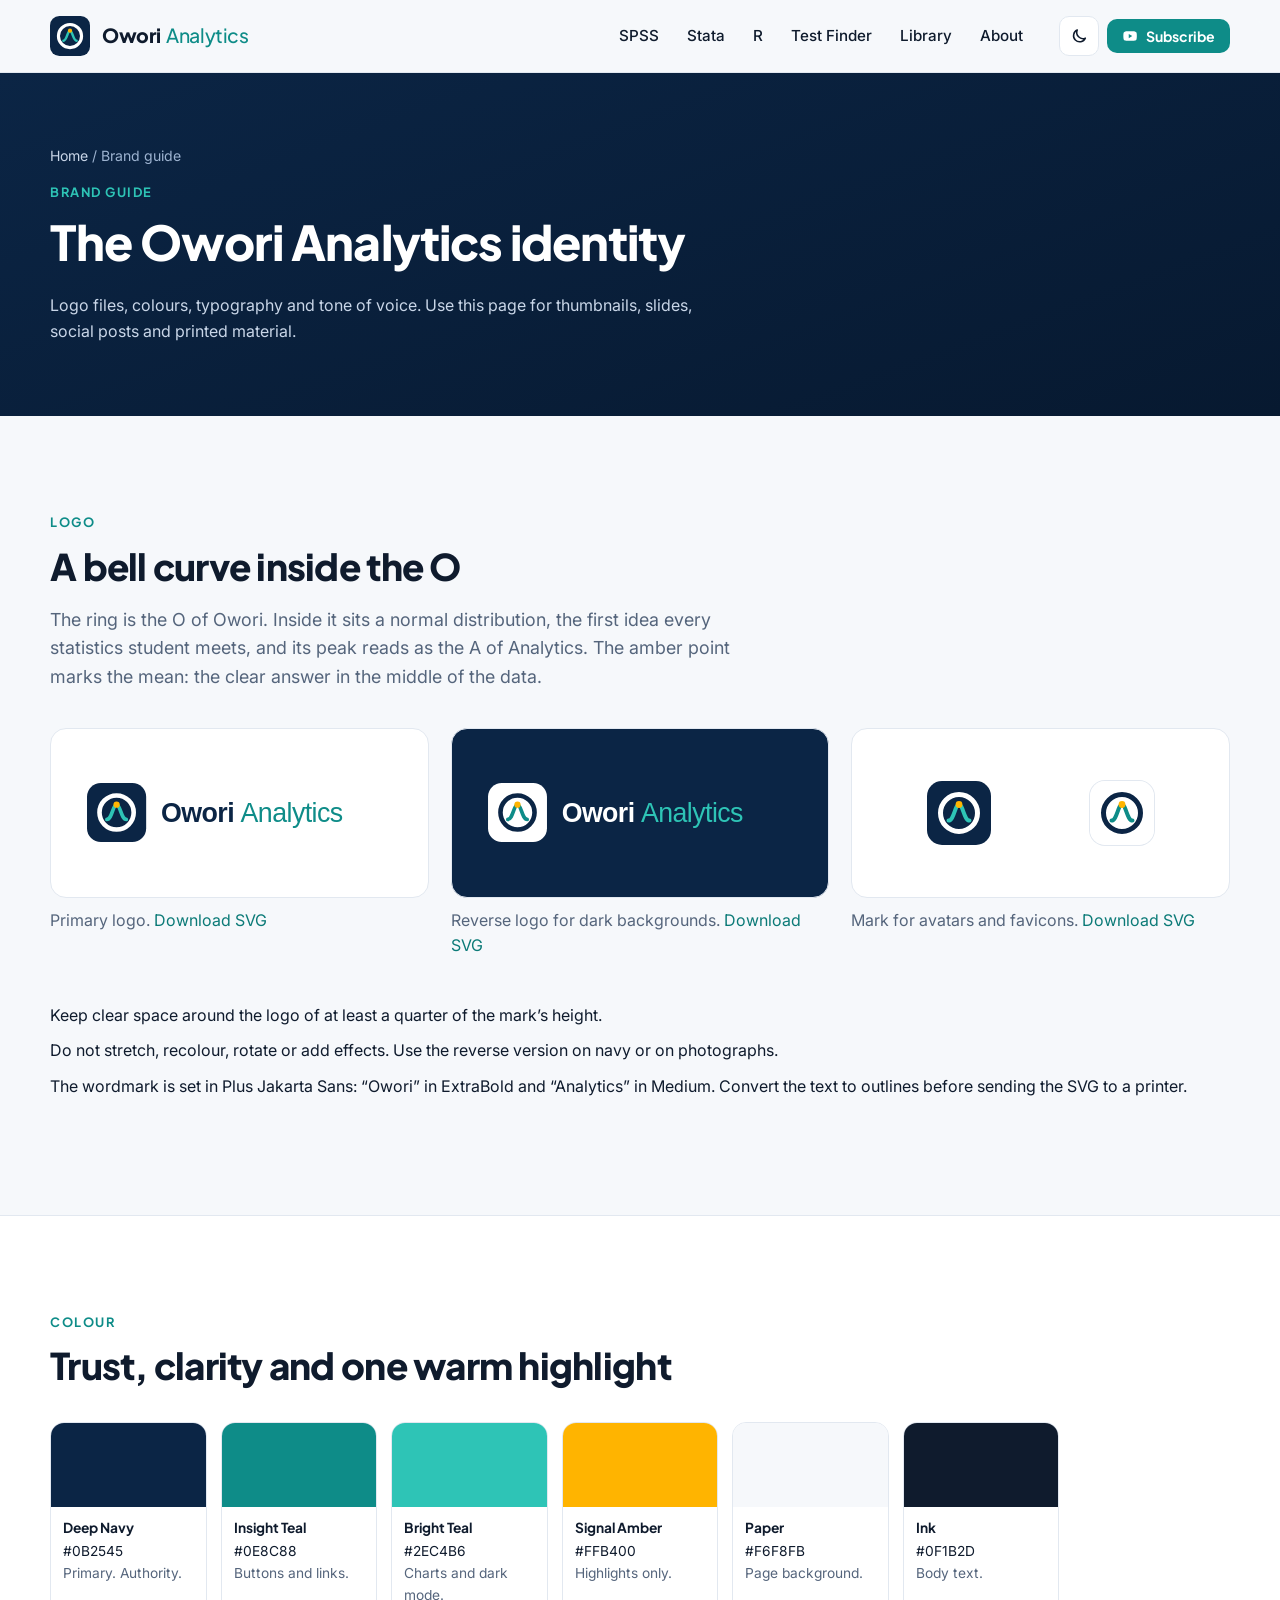
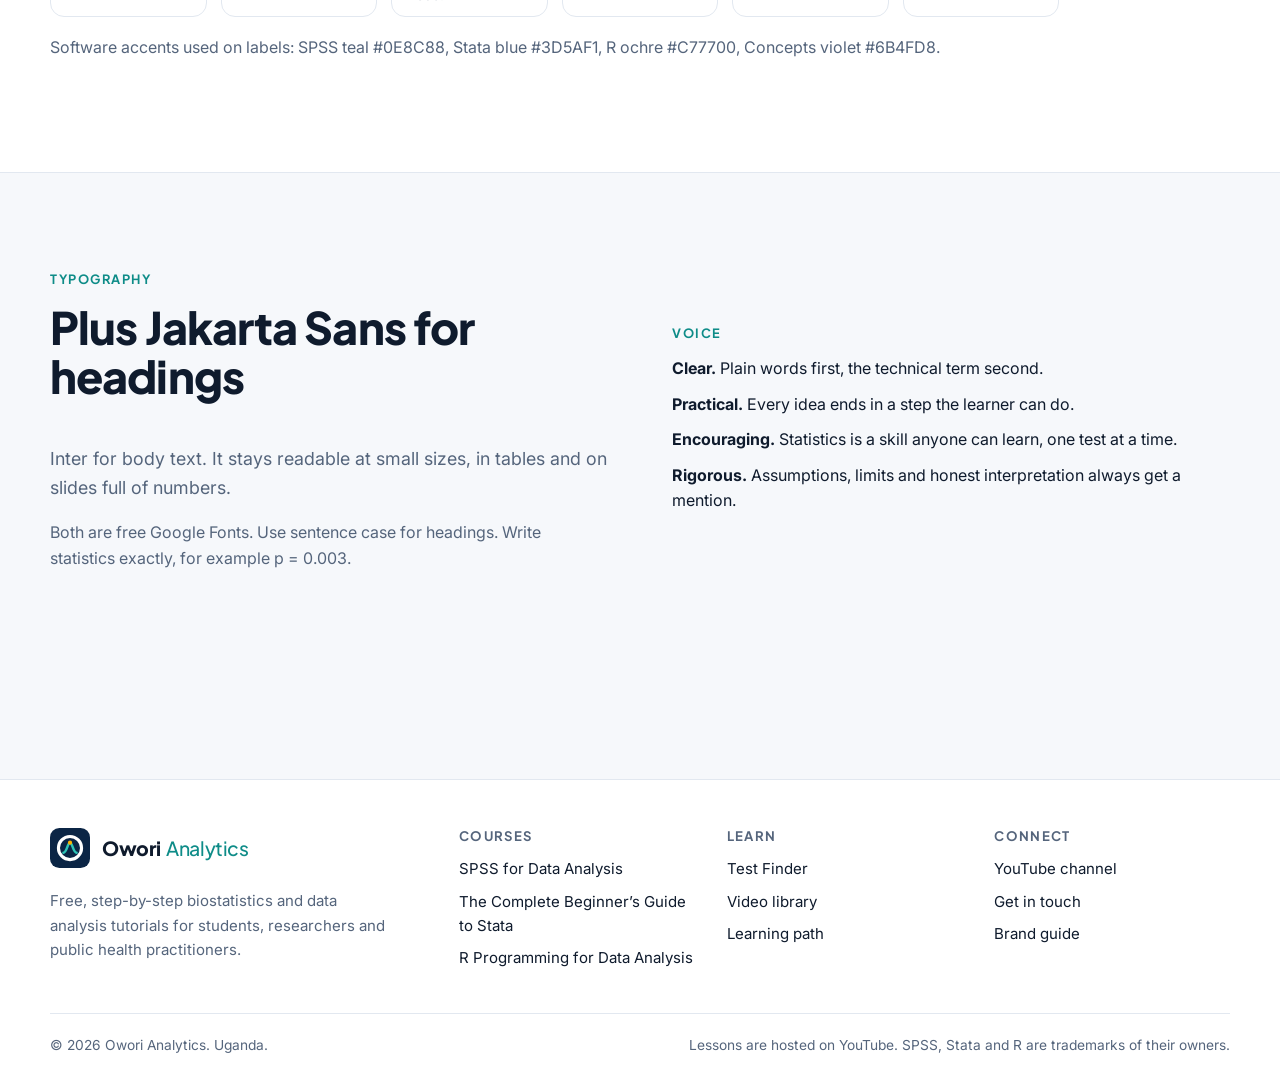
<file: brand.html>
<!doctype html>
<html lang="en">
<head>
  <meta charset="utf-8">
  <meta name="viewport" content="width=device-width, initial-scale=1">
  <title>Brand guide | Owori Analytics</title>
  <meta name="description" content="Logo, colours, typography and voice for Owori Analytics.">
  <meta property="og:title" content="Brand guide | Owori Analytics">
  <meta property="og:description" content="Logo, colours, typography and voice for Owori Analytics.">
  <meta name="theme-color" content="#0B2545">
  <link rel="icon" href="assets/brand/favicon.svg" type="image/svg+xml">
  <link rel="preconnect" href="https://fonts.googleapis.com">
  <link rel="preconnect" href="https://fonts.gstatic.com" crossorigin>
  <link href="https://fonts.googleapis.com/css2?family=Inter:wght@400;500;600&family=Plus+Jakarta+Sans:wght@500;700;800&display=swap" rel="stylesheet">
  <link rel="stylesheet" href="assets/css/site.css">
</head>
<body>
<main>
  <section class="page-hero"><div class="container">
    <div class="crumbs"><a href="index.html">Home</a> / Brand guide</div>
    <div class="eyebrow">Brand guide</div>
    <h1>The Owori Analytics identity</h1>
    <p>Logo files, colours, typography and tone of voice. Use this page for thumbnails, slides, social posts and printed material.</p>
  </div></section>
  <section class="section"><div class="container">
    <div class="section-head"><div class="eyebrow">Logo</div><h2>A bell curve inside the O</h2>
      <p class="lead">The ring is the O of Owori. Inside it sits a normal distribution, the first idea every statistics student meets, and its peak reads as the A of Analytics. The amber point marks the mean: the clear answer in the middle of the data.</p></div>
    <div class="grid c3">
      <div><div class="logo-tile light"><img src="assets/brand/logo-full.svg" alt="Owori Analytics logo on a light background"></div><p class="muted" style="margin-top:10px">Primary logo. <a href="assets/brand/logo-full.svg" download>Download SVG</a></p></div>
      <div><div class="logo-tile dark"><img src="assets/brand/logo-full-reverse.svg" alt="Owori Analytics logo on a dark background"></div><p class="muted" style="margin-top:10px">Reverse logo for dark backgrounds. <a href="assets/brand/logo-full-reverse.svg" download>Download SVG</a></p></div>
      <div><div class="logo-tile light" style="gap:22px;grid-auto-flow:column"><img src="assets/brand/logo-mark.svg" alt="Owori Analytics mark" width="64"><img src="assets/brand/logo-mark-reverse.svg" alt="Owori Analytics reverse mark" width="64" style="box-shadow:0 0 0 1px #E2E8F0;border-radius:15px"></div><p class="muted" style="margin-top:10px">Mark for avatars and favicons. <a href="assets/brand/logo-mark.svg" download>Download SVG</a></p></div>
    </div>
    <ul class="checks" style="margin-top:28px">
      <li><span>Keep clear space around the logo of at least a quarter of the mark&rsquo;s height.</span></li>
      <li><span>Do not stretch, recolour, rotate or add effects. Use the reverse version on navy or on photographs.</span></li>
      <li><span>The wordmark is set in Plus Jakarta Sans: &ldquo;Owori&rdquo; in ExtraBold and &ldquo;Analytics&rdquo; in Medium. Convert the text to outlines before sending the SVG to a printer.</span></li>
    </ul>
  </div></section>
  <section class="section alt"><div class="container">
    <div class="section-head"><div class="eyebrow">Colour</div><h2>Trust, clarity and one warm highlight</h2></div>
    <div class="swatches">
      <div class="swatch"><i style="background:#0B2545"></i><div><b>Deep Navy</b>#0B2545<br><span class="muted">Primary. Authority.</span></div></div>
      <div class="swatch"><i style="background:#0E8C88"></i><div><b>Insight Teal</b>#0E8C88<br><span class="muted">Buttons and links.</span></div></div>
      <div class="swatch"><i style="background:#2EC4B6"></i><div><b>Bright Teal</b>#2EC4B6<br><span class="muted">Charts and dark mode.</span></div></div>
      <div class="swatch"><i style="background:#FFB400"></i><div><b>Signal Amber</b>#FFB400<br><span class="muted">Highlights only.</span></div></div>
      <div class="swatch"><i style="background:#F6F8FB"></i><div><b>Paper</b>#F6F8FB<br><span class="muted">Page background.</span></div></div>
      <div class="swatch"><i style="background:#0F1B2D"></i><div><b>Ink</b>#0F1B2D<br><span class="muted">Body text.</span></div></div>
    </div>
    <p class="muted" style="margin-top:18px">Software accents used on labels: SPSS teal #0E8C88, Stata blue #3D5AF1, R ochre #C77700, Concepts violet #6B4FD8.</p>
  </div></section>
  <section class="section"><div class="container split">
    <div><div class="eyebrow">Typography</div>
      <p class="type-sample">Plus Jakarta Sans for headings</p>
      <p class="lead" style="margin-top:14px">Inter for body text. It stays readable at small sizes, in tables and on slides full of numbers.</p>
      <p class="muted">Both are free Google Fonts. Use sentence case for headings. Write statistics exactly, for example p = 0.003.</p></div>
    <div><div class="eyebrow">Voice</div>
      <ul class="checks">
        <li><span><strong>Clear.</strong> Plain words first, the technical term second.</span></li>
        <li><span><strong>Practical.</strong> Every idea ends in a step the learner can do.</span></li>
        <li><span><strong>Encouraging.</strong> Statistics is a skill anyone can learn, one test at a time.</span></li>
        <li><span><strong>Rigorous.</strong> Assumptions, limits and honest interpretation always get a mention.</span></li>
      </ul></div>
  </div></section>
</main>
<script src="data/channel.js"></script>
<script src="data/site.js"></script>
<script src="assets/js/site.js"></script>
</body>
</html>
</file>
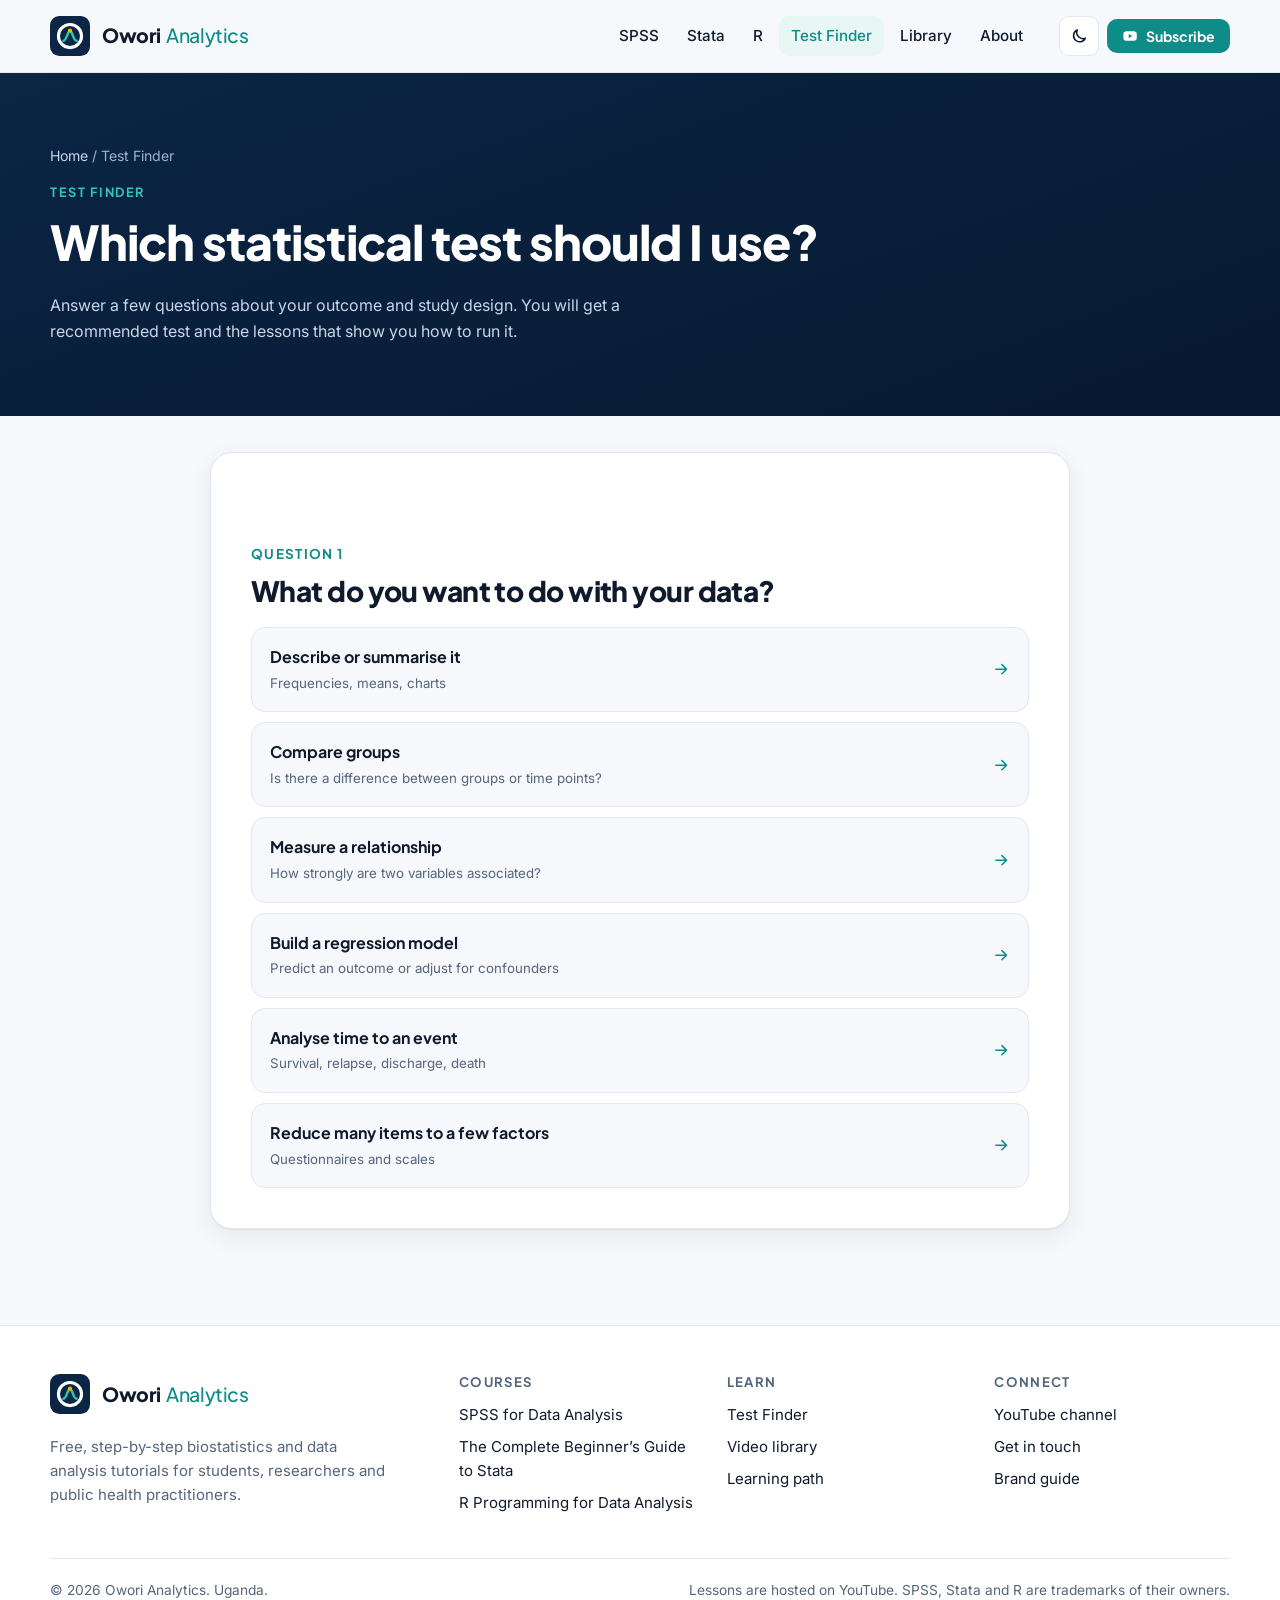
<file: test-finder.html>
<!doctype html>
<html lang="en">
<head>
  <meta charset="utf-8">
  <meta name="viewport" content="width=device-width, initial-scale=1">
  <title>Test Finder: which statistical test should I use? | Owori Analytics</title>
  <meta name="description" content="Answer a few questions about your outcome and study design to find the right statistical test, with lessons in SPSS and Stata.">
  <meta property="og:title" content="Test Finder: which statistical test should I use? | Owori Analytics">
  <meta property="og:description" content="Answer a few questions about your outcome and study design to find the right statistical test, with lessons in SPSS and Stata.">
  <meta name="theme-color" content="#0B2545">
  <link rel="icon" href="assets/brand/favicon.svg" type="image/svg+xml">
  <link rel="preconnect" href="https://fonts.googleapis.com">
  <link rel="preconnect" href="https://fonts.gstatic.com" crossorigin>
  <link href="https://fonts.googleapis.com/css2?family=Inter:wght@400;500;600&family=Plus+Jakarta+Sans:wght@500;700;800&display=swap" rel="stylesheet">
  <link rel="stylesheet" href="assets/css/site.css">
</head>
<body>
<main>
  <section class="page-hero"><div class="container">
    <div class="crumbs"><a href="index.html">Home</a> / Test Finder</div>
    <div class="eyebrow">Test Finder</div>
    <h1>Which statistical test should I use?</h1>
    <p>Answer a few questions about your outcome and study design. You will get a recommended test and the lessons that show you how to run it.</p>
  </div></section>
  <div class="container"><div class="finder"><div class="finder-card" id="finder"></div></div></div>
</main>
<script src="data/channel.js"></script>
<script src="data/site.js"></script>
<script src="assets/js/site.js"></script>
<script src="assets/js/finder.js"></script>
</body>
</html>
</file>
<file: assets/css/site.css>
/* Owori Analytics. Brand tokens first, then layout, then components. */
:root {
  --navy: #0B2545;
  --navy-2: #13315C;
  --teal: #0E8C88;
  --teal-bright: #2EC4B6;
  --amber: #FFB400;
  --bg: #F6F8FB;
  --surface: #FFFFFF;
  --text: #0F1B2D;
  --muted: #55657C;
  --line: #E2E8F0;
  --soft: #E8F6F4;
  --link: #0B7A77;
  --shadow: 0 1px 2px rgba(11, 37, 69, .06), 0 8px 24px rgba(11, 37, 69, .07);
  --mark-bg: #0B2545;
  --mark-ring: #FFFFFF;
  --mark-curve: #2EC4B6;
  --spss: #0E8C88;
  --stata: #3D5AF1;
  --r: #C77700;
  --concept: #6B4FD8;
  --radius: 16px;
  --font-head: 'Plus Jakarta Sans', 'Segoe UI', system-ui, sans-serif;
  --font-body: 'Inter', 'Segoe UI', system-ui, sans-serif;
}
:root[data-theme="dark"] {
  --bg: #07142A;
  --surface: #0D2040;
  --text: #E9EFF8;
  --muted: #9DB0CA;
  --line: #1D3558;
  --soft: #0F2D45;
  --link: #4FD8CB;
  --shadow: 0 1px 2px rgba(0, 0, 0, .3), 0 8px 24px rgba(0, 0, 0, .25);
  --mark-bg: #FFFFFF;
  --mark-ring: #0B2545;
  --mark-curve: #0E8C88;
  --spss: #2EC4B6;
  --stata: #8EA2FF;
  --r: #FFB400;
  --concept: #B3A1FF;
}

*, *::before, *::after { box-sizing: border-box; }
html { scroll-behavior: smooth; scroll-padding-top: 88px; }
body { margin: 0; font-family: var(--font-body); font-size: 16px; line-height: 1.6; color: var(--text); background: var(--bg); -webkit-font-smoothing: antialiased; }
img, svg { max-width: 100%; display: block; }
a { color: var(--link); text-decoration: none; }
a:hover { text-decoration: underline; }
h1, h2, h3, h4 { font-family: var(--font-head); line-height: 1.15; letter-spacing: -.02em; margin: 0 0 .5em; text-wrap: balance; }
h1 { font-size: clamp(2.2rem, 5vw, 3.6rem); font-weight: 800; }
h2 { font-size: clamp(1.6rem, 3.2vw, 2.3rem); font-weight: 800; }
h3 { font-size: 1.2rem; font-weight: 700; }
p { margin: 0 0 1em; }
button { font: inherit; color: inherit; cursor: pointer; }
:focus-visible { outline: 3px solid var(--teal-bright); outline-offset: 2px; border-radius: 6px; }
.container { width: min(1180px, 100% - 40px); margin-inline: auto; }
.section { padding: clamp(56px, 8vw, 96px) 0; }
.section.alt { background: var(--surface); border-block: 1px solid var(--line); }
.eyebrow { font-family: var(--font-head); font-size: .8rem; font-weight: 700; letter-spacing: .12em; text-transform: uppercase; color: var(--teal); margin-bottom: 12px; }
:root[data-theme="dark"] .eyebrow { color: var(--teal-bright); }
.lead { font-size: 1.12rem; color: var(--muted); max-width: 62ch; }
.section-head { margin-bottom: 36px; }
.section-head.row { display: flex; justify-content: space-between; align-items: end; gap: 24px; flex-wrap: wrap; }
.muted { color: var(--muted); }
.sr-only { position: absolute; width: 1px; height: 1px; overflow: hidden; clip-path: inset(50%); white-space: nowrap; }
.icon { width: 1.15em; height: 1.15em; flex: none; }

/* Buttons and chips */
.btn { display: inline-flex; align-items: center; justify-content: center; gap: 8px; padding: 12px 20px; border-radius: 12px; border: 1px solid transparent; font-family: var(--font-head); font-weight: 700; font-size: .96rem; line-height: 1.2; transition: transform .15s, background .15s, border-color .15s; text-decoration: none !important; }
.btn:hover { transform: translateY(-1px); }
.btn-primary { background: var(--teal); color: #fff; --yt-play: var(--teal); }
.btn-onDark { --yt-play: #0B2545; }
.btn-primary:hover { background: #0B7A77; }
.btn-amber { background: var(--amber); color: var(--navy); }
.btn-amber:hover { background: #FFC533; }
.btn-ghost { background: transparent; border-color: var(--line); color: var(--text); }
.btn-ghost:hover { border-color: var(--teal); }
.btn-onDark { background: rgba(255, 255, 255, .08); border-color: rgba(255, 255, 255, .25); color: #fff; }
.btn-onDark:hover { background: rgba(255, 255, 255, .16); }
.btn-sm { padding: 8px 14px; font-size: .88rem; border-radius: 10px; }
.chip { display: inline-flex; align-items: center; gap: 6px; padding: 4px 10px; border-radius: 999px; font-size: .76rem; font-weight: 700; font-family: var(--font-head); letter-spacing: .02em; background: var(--soft); color: var(--teal); white-space: nowrap; }
.chip[data-sw="spss"] { color: var(--spss); background: color-mix(in srgb, var(--spss) 13%, transparent); }
.chip[data-sw="stata"] { color: var(--stata); background: color-mix(in srgb, var(--stata) 13%, transparent); }
.chip[data-sw="r"] { color: var(--r); background: color-mix(in srgb, var(--r) 15%, transparent); }
.chip[data-sw="concept"] { color: var(--concept); background: color-mix(in srgb, var(--concept) 13%, transparent); }

/* Header */
.site-header { position: sticky; top: 0; z-index: 50; background: color-mix(in srgb, var(--bg) 86%, transparent); backdrop-filter: blur(14px); border-bottom: 1px solid var(--line); }
.site-header .container { display: flex; align-items: center; gap: 24px; height: 72px; }
.brand { display: inline-flex; align-items: center; gap: 12px; font-family: var(--font-head); font-size: 1.22rem; letter-spacing: -.02em; color: var(--text); text-decoration: none !important; }
.brand svg { width: 40px; height: 40px; }
.brand b { font-weight: 800; }
.brand span { font-weight: 500; color: var(--teal); margin-left: 5px; }
:root[data-theme="dark"] .brand span { color: var(--teal-bright); }
.nav { display: flex; align-items: center; gap: 4px; margin-left: auto; }
.nav a { padding: 8px 12px; border-radius: 10px; color: var(--text); font-weight: 500; font-size: .95rem; text-decoration: none; }
.nav a:hover, .nav a[aria-current="page"] { background: var(--soft); color: var(--teal); }
:root[data-theme="dark"] .nav a:hover, :root[data-theme="dark"] .nav a[aria-current="page"] { color: var(--teal-bright); }
.header-actions { display: flex; align-items: center; gap: 8px; }
.icon-btn { width: 40px; height: 40px; display: grid; place-items: center; border-radius: 10px; border: 1px solid var(--line); background: var(--surface); }
.icon-btn:hover { border-color: var(--teal); }
.menu-btn { display: none; }
@media (max-width: 940px) {
  .menu-btn { display: grid; }
  .nav { position: absolute; top: 72px; left: 0; right: 0; flex-direction: column; align-items: stretch; padding: 12px 20px 20px; background: var(--bg); border-bottom: 1px solid var(--line); display: none; }
  .nav.open { display: flex; }
  .nav a { padding: 12px; }
  .header-actions { margin-left: auto; }
  .header-actions .btn span { display: none; }
}

/* Hero */
.hero { position: relative; overflow: hidden; color: #fff; background: radial-gradient(900px 500px at 85% -10%, rgba(46, 196, 182, .28), transparent 60%), radial-gradient(700px 400px at -10% 110%, rgba(255, 180, 0, .14), transparent 60%), linear-gradient(160deg, #0B2545, #071930); }
.hero .container { display: grid; grid-template-columns: 1.1fr .9fr; gap: 48px; align-items: center; padding-block: clamp(56px, 9vw, 110px); }
.hero .eyebrow { color: var(--teal-bright); }
.hero h1 em { font-style: normal; color: var(--amber); }
.hero p.lead { color: #C9D6E8; font-size: 1.18rem; }
.hero-cta { display: flex; flex-wrap: wrap; gap: 12px; margin-top: 28px; }
.hero-tools { display: flex; flex-wrap: wrap; gap: 8px 18px; margin-top: 32px; color: #9DB3D0; font-size: .92rem; }
.hero-tools b { color: #fff; font-family: var(--font-head); }
.hero-art { background: rgba(255, 255, 255, .06); border: 1px solid rgba(255, 255, 255, .14); border-radius: 22px; padding: 22px; box-shadow: 0 30px 80px rgba(0, 0, 0, .35); }
.hero-art svg { width: 100%; height: auto; }
@media (max-width: 900px) { .hero .container { grid-template-columns: 1fr; } .hero-art { max-width: 520px; } }

/* Stats */
.stats { display: grid; grid-template-columns: repeat(4, 1fr); gap: 16px; margin-top: -44px; position: relative; z-index: 2; }
.stat { background: var(--surface); border: 1px solid var(--line); border-radius: var(--radius); padding: 22px; box-shadow: var(--shadow); }
.stat b { display: block; font-family: var(--font-head); font-size: clamp(1.6rem, 3vw, 2.2rem); font-weight: 800; letter-spacing: -.03em; line-height: 1.1; }
.stat span { color: var(--muted); font-size: .92rem; }
@media (max-width: 720px) { .stats { grid-template-columns: repeat(2, 1fr); } }

/* Cards and grids */
.grid { display: grid; gap: 22px; }
.grid.c3 { grid-template-columns: repeat(3, 1fr); }
.grid.c4 { grid-template-columns: repeat(4, 1fr); }
.grid.videos { grid-template-columns: repeat(auto-fill, minmax(250px, 1fr)); }
@media (max-width: 980px) { .grid.c3, .grid.c4 { grid-template-columns: repeat(2, 1fr); } }
@media (max-width: 640px) { .grid.c3, .grid.c4 { grid-template-columns: 1fr; } }
.card { background: var(--surface); border: 1px solid var(--line); border-radius: var(--radius); padding: 26px; }
.card h3 { margin-bottom: 8px; }
.card p:last-child { margin-bottom: 0; }
.card .card-icon { width: 46px; height: 46px; border-radius: 12px; display: grid; place-items: center; background: var(--soft); color: var(--teal); margin-bottom: 16px; }
:root[data-theme="dark"] .card .card-icon { color: var(--teal-bright); }
.card .card-icon .icon { width: 24px; height: 24px; }

.course-card { display: flex; flex-direction: column; padding: 0; overflow: hidden; color: var(--text); text-decoration: none !important; transition: transform .2s, box-shadow .2s, border-color .2s; }
.course-card:hover { transform: translateY(-4px); box-shadow: var(--shadow); border-color: var(--teal); }
.course-top { padding: 26px 26px 22px; color: #fff; position: relative; overflow: hidden; min-height: 150px; }
.course-card[data-sw="spss"] .course-top { background: linear-gradient(135deg, #0B6E6B, #0B2545); }
.course-card[data-sw="stata"] .course-top { background: linear-gradient(135deg, #2D43C4, #0B2545); }
.course-card[data-sw="r"] .course-top { background: linear-gradient(135deg, #B36A00, #0B2545); }
.course-top .sw { font-family: var(--font-head); font-size: 2.6rem; font-weight: 800; letter-spacing: -.04em; line-height: 1; }
.course-top .sw-sub { opacity: .8; font-size: .9rem; margin-top: 6px; }
.course-top svg.deco { position: absolute; right: -10px; bottom: -6px; width: 170px; opacity: .22; }
.course-body { padding: 22px 26px 26px; display: flex; flex-direction: column; gap: 12px; flex: 1; }
.course-body h3 { margin: 0; }
.course-body p { color: var(--muted); margin: 0; font-size: .96rem; }
.course-meta { display: flex; flex-wrap: wrap; gap: 6px 16px; font-size: .86rem; color: var(--muted); margin-top: auto; padding-top: 6px; }
.course-meta span { display: inline-flex; align-items: center; gap: 6px; }
.progress { height: 6px; border-radius: 99px; background: var(--line); overflow: hidden; }
.progress i { display: block; height: 100%; width: 0; background: linear-gradient(90deg, var(--teal), var(--teal-bright)); border-radius: 99px; transition: width .4s; }
.progress-label { font-size: .82rem; color: var(--muted); display: flex; justify-content: space-between; }

/* Learning path */
.path { display: grid; grid-template-columns: repeat(auto-fill, minmax(260px, 1fr)); gap: 14px; counter-reset: step; list-style: none; padding: 0; margin: 0; }
.path li { counter-increment: step; }
.path a { display: flex; gap: 14px; align-items: center; padding: 16px 18px; background: var(--surface); border: 1px solid var(--line); border-radius: 14px; color: var(--text); text-decoration: none; height: 100%; transition: border-color .15s, transform .15s; }
.path a:hover { border-color: var(--teal); transform: translateY(-2px); }
.path a::before { content: counter(step, decimal-leading-zero); font-family: var(--font-head); font-weight: 800; color: var(--teal); font-size: .95rem; width: 38px; height: 38px; border-radius: 10px; background: var(--soft); display: grid; place-items: center; flex: none; }
:root[data-theme="dark"] .path a::before { color: var(--teal-bright); }
.path b { display: block; font-family: var(--font-head); font-weight: 700; line-height: 1.25; }
.path small { color: var(--muted); }

/* Video cards */
.video-card { display: flex; flex-direction: column; text-align: left; padding: 0; background: var(--surface); border: 1px solid var(--line); border-radius: 14px; overflow: hidden; transition: transform .2s, box-shadow .2s, border-color .2s; }
.video-card:hover { transform: translateY(-3px); box-shadow: var(--shadow); border-color: var(--teal); }
.thumb { position: relative; aspect-ratio: 16 / 9; background: var(--navy); overflow: hidden; }
.thumb img { width: 100%; height: 100%; object-fit: cover; }
.thumb .dur { position: absolute; right: 8px; bottom: 8px; background: rgba(7, 20, 42, .88); color: #fff; font-size: .74rem; font-weight: 600; padding: 2px 7px; border-radius: 6px; }
.thumb .play { position: absolute; inset: 0; display: grid; place-items: center; opacity: 0; background: rgba(11, 37, 69, .35); transition: opacity .2s; }
.thumb .play span { width: 52px; height: 52px; border-radius: 50%; background: var(--amber); color: var(--navy); display: grid; place-items: center; }
.video-card:hover .play, .video-card:focus-visible .play { opacity: 1; }
.thumb .done { position: absolute; left: 8px; top: 8px; background: var(--teal); color: #fff; width: 24px; height: 24px; border-radius: 50%; display: grid; place-items: center; }
.video-info { padding: 14px 16px 16px; display: flex; flex-direction: column; gap: 8px; flex: 1; }
.video-info h3 { font-size: .98rem; font-weight: 700; line-height: 1.35; margin: 0; letter-spacing: -.01em; display: -webkit-box; -webkit-line-clamp: 3; -webkit-box-orient: vertical; overflow: hidden; }
.video-meta { display: flex; flex-wrap: wrap; align-items: center; gap: 6px 10px; font-size: .8rem; color: var(--muted); margin-top: auto; }

/* Feature split */
.split { display: grid; grid-template-columns: 1fr 1fr; gap: clamp(28px, 5vw, 64px); align-items: center; }
@media (max-width: 860px) { .split { grid-template-columns: 1fr; } }
.finder-teaser { background: linear-gradient(150deg, #0B2545, #0E3A5C); color: #fff; border-radius: 24px; padding: clamp(28px, 5vw, 56px); }
.finder-teaser .eyebrow { color: var(--teal-bright); }
.finder-teaser p { color: #C9D6E8; }
.mock { background: rgba(255, 255, 255, .07); border: 1px solid rgba(255, 255, 255, .16); border-radius: 18px; padding: 20px; display: grid; gap: 10px; }
.mock .q { font-family: var(--font-head); font-weight: 700; margin-bottom: 4px; }
.mock .o { padding: 11px 14px; border-radius: 10px; border: 1px solid rgba(255, 255, 255, .18); font-size: .93rem; display: flex; justify-content: space-between; gap: 12px; }
.mock .o.on { background: var(--teal-bright); color: var(--navy); border-color: transparent; font-weight: 700; }
.mock .res { margin-top: 6px; padding: 14px; border-radius: 12px; background: rgba(255, 180, 0, .14); border: 1px solid rgba(255, 180, 0, .4); font-size: .93rem; }
.mock .res b { color: var(--amber); font-family: var(--font-head); display: block; font-size: 1.05rem; }

.about-photo { width: 132px; height: 132px; border-radius: 28px; object-fit: cover; border: 4px solid var(--surface); box-shadow: var(--shadow); }
.about-card { display: flex; gap: 24px; align-items: flex-start; }
@media (max-width: 560px) { .about-card { flex-direction: column; } }
.checks { list-style: none; padding: 0; margin: 0 0 1.2em; display: grid; gap: 10px; }
.checks li { display: flex; gap: 10px; align-items: flex-start; }
.checks .icon { color: var(--teal); margin-top: 4px; }
:root[data-theme="dark"] .checks .icon { color: var(--teal-bright); }

.cta-band { background: linear-gradient(135deg, #0B6E6B, #0B2545 70%); color: #fff; border-radius: 24px; padding: clamp(32px, 6vw, 64px); display: flex; justify-content: space-between; align-items: center; gap: 28px; flex-wrap: wrap; }
.cta-band h2 { margin: 0 0 8px; }
.cta-band p { margin: 0; color: #C9D6E8; max-width: 52ch; }
.cta-band .hero-cta { margin: 0; }

/* Footer */
.site-footer { border-top: 1px solid var(--line); background: var(--surface); padding: 48px 0 28px; margin-top: clamp(56px, 8vw, 96px); font-size: .94rem; }
.footer-grid { display: grid; grid-template-columns: 1.6fr 1fr 1fr 1fr; gap: 32px; }
@media (max-width: 760px) { .footer-grid { grid-template-columns: 1fr 1fr; } }
.site-footer h4 { font-size: .82rem; text-transform: uppercase; letter-spacing: .1em; color: var(--muted); margin-bottom: 14px; }
.site-footer ul { list-style: none; padding: 0; margin: 0; display: grid; gap: 8px; }
.site-footer a { color: var(--text); }
.footer-base { margin-top: 36px; padding-top: 20px; border-top: 1px solid var(--line); color: var(--muted); display: flex; justify-content: space-between; flex-wrap: wrap; gap: 10px; font-size: .86rem; }

/* Page hero for inner pages */
.page-hero { background: linear-gradient(160deg, #0B2545, #071930); color: #fff; padding: clamp(40px, 6vw, 72px) 0; }
.page-hero .eyebrow { color: var(--teal-bright); }
.page-hero h1 { font-size: clamp(1.9rem, 4.4vw, 3rem); }
.page-hero p { color: #C9D6E8; max-width: 66ch; margin-bottom: 0; }
.crumbs { font-size: .88rem; color: #9DB3D0; margin-bottom: 14px; }
.crumbs a { color: #C9D6E8; }
.hero-meta { display: flex; flex-wrap: wrap; gap: 8px 22px; margin-top: 20px; color: #C9D6E8; font-size: .94rem; }
.hero-meta span { display: inline-flex; gap: 8px; align-items: center; }
.hero-progress { margin-top: 22px; max-width: 420px; }
.hero-progress .progress { background: rgba(255, 255, 255, .18); }
.hero-progress .progress-label { color: #C9D6E8; margin-bottom: 6px; }

/* Classroom */
.classroom { display: grid; grid-template-columns: minmax(0, 1.65fr) minmax(300px, 1fr); gap: 28px; padding-block: 36px; align-items: start; }
@media (max-width: 980px) { .classroom { grid-template-columns: 1fr; } }
.stage { position: sticky; top: 92px; }
@media (max-width: 980px) { .stage { position: static; } }
.player { position: relative; aspect-ratio: 16 / 9; border-radius: 18px; overflow: hidden; background: #000; box-shadow: var(--shadow); }
.player iframe, .player img { position: absolute; inset: 0; width: 100%; height: 100%; border: 0; object-fit: cover; }
.player button.poster { position: absolute; inset: 0; width: 100%; height: 100%; padding: 0; border: 0; background: none; }
.player .big-play { position: absolute; inset: 0; display: grid; place-items: center; background: linear-gradient(transparent 40%, rgba(7, 20, 42, .6)); }
.player .big-play span { width: 78px; height: 78px; border-radius: 50%; background: var(--amber); color: var(--navy); display: grid; place-items: center; box-shadow: 0 10px 30px rgba(0, 0, 0, .4); transition: transform .2s; }
.player .big-play .icon { width: 30px; height: 30px; }
.player button.poster:hover .big-play span { transform: scale(1.08); }
.now { padding: 20px 4px 0; }
.now .kicker { font-size: .86rem; color: var(--muted); display: flex; flex-wrap: wrap; gap: 8px; align-items: center; margin-bottom: 8px; }
.now h2 { font-size: clamp(1.25rem, 2.4vw, 1.6rem); }
.now-actions { display: flex; flex-wrap: wrap; gap: 10px; margin-top: 16px; }
.btn.is-done { background: var(--soft); color: var(--teal); border-color: transparent; }
:root[data-theme="dark"] .btn.is-done { color: var(--teal-bright); }
.syllabus { background: var(--surface); border: 1px solid var(--line); border-radius: 18px; overflow: hidden; }
.syllabus-head { padding: 18px 20px; border-bottom: 1px solid var(--line); }
.syllabus-head h2 { font-size: 1.1rem; margin: 0 0 2px; }
.syllabus-scroll { max-height: calc(100vh - 220px); overflow: auto; }
@media (max-width: 980px) { .syllabus-scroll { max-height: none; } }
.module + .module { border-top: 1px solid var(--line); }
.module summary { list-style: none; cursor: pointer; padding: 14px 20px; display: flex; justify-content: space-between; gap: 12px; align-items: center; font-family: var(--font-head); font-weight: 700; font-size: .97rem; }
.module summary::-webkit-details-marker { display: none; }
.module summary small { font-family: var(--font-body); font-weight: 500; color: var(--muted); white-space: nowrap; }
.module summary:hover { background: var(--bg); }
.lessons { list-style: none; margin: 0; padding: 0 8px 10px; }
.lesson { width: 100%; display: grid; grid-template-columns: 26px 1fr auto; gap: 10px; align-items: start; text-align: left; padding: 10px 12px; border: 0; border-radius: 10px; background: none; font-size: .92rem; line-height: 1.4; }
.lesson:hover { background: var(--bg); }
.lesson[aria-current="true"] { background: var(--soft); font-weight: 600; }
.lesson .n { width: 24px; height: 24px; border-radius: 50%; border: 1.5px solid var(--line); display: grid; place-items: center; font-size: .72rem; color: var(--muted); font-weight: 600; }
.lesson.watched .n { background: var(--teal); border-color: var(--teal); color: #fff; }
.lesson.watched .n .icon { width: 14px; height: 14px; }
.lesson time { color: var(--muted); font-size: .8rem; padding-top: 2px; }

/* Library toolbar */
.toolbar { display: flex; flex-wrap: wrap; gap: 12px; align-items: center; margin: 28px 0 10px; }
.search { position: relative; flex: 1 1 280px; }
.search .icon { position: absolute; left: 14px; top: 50%; translate: 0 -50%; color: var(--muted); }
.search input, .select { width: 100%; padding: 12px 14px; border-radius: 12px; border: 1px solid var(--line); background: var(--surface); color: var(--text); font: inherit; }
.search input { padding-left: 42px; }
.select { width: auto; }
.filters { display: flex; flex-wrap: wrap; gap: 8px; margin-bottom: 8px; }
.filter { padding: 8px 14px; border-radius: 999px; border: 1px solid var(--line); background: var(--surface); font-weight: 600; font-size: .88rem; }
.filter[aria-pressed="true"] { background: var(--navy); border-color: var(--navy); color: #fff; }
:root[data-theme="dark"] .filter[aria-pressed="true"] { background: var(--teal-bright); border-color: var(--teal-bright); color: var(--navy); }
.result-count { color: var(--muted); font-size: .92rem; margin: 10px 0 20px; }
.empty { padding: 56px 20px; text-align: center; color: var(--muted); border: 1px dashed var(--line); border-radius: var(--radius); }

/* Test finder */
.finder { max-width: 860px; margin: 36px auto 0; }
.finder-card { background: var(--surface); border: 1px solid var(--line); border-radius: 22px; padding: clamp(22px, 4vw, 40px); box-shadow: var(--shadow); }
.trail { display: flex; flex-wrap: wrap; gap: 8px; margin-bottom: 20px; min-height: 28px; }
.trail .chip { font-weight: 600; }
.finder-card h2 { font-size: clamp(1.3rem, 3vw, 1.75rem); }
.options { display: grid; gap: 10px; margin-top: 20px; }
.option { text-align: left; padding: 16px 18px; border-radius: 14px; border: 1px solid var(--line); background: var(--bg); display: flex; justify-content: space-between; align-items: center; gap: 14px; transition: border-color .15s, transform .15s; }
.option:hover { border-color: var(--teal); transform: translateX(3px); }
.option b { display: block; font-family: var(--font-head); }
.option small { color: var(--muted); }
.option .icon { color: var(--teal); }
.finder-nav { display: flex; gap: 10px; margin-top: 22px; }
.result-badge { display: inline-flex; gap: 8px; align-items: center; color: var(--teal); font-family: var(--font-head); font-weight: 700; font-size: .84rem; letter-spacing: .1em; text-transform: uppercase; margin-bottom: 10px; }
:root[data-theme="dark"] .result-badge { color: var(--teal-bright); }
.lesson-groups { display: grid; gap: 22px; margin-top: 26px; }
.lesson-groups h3 { font-size: 1rem; display: flex; align-items: center; gap: 10px; }
.mini-list { display: grid; gap: 8px; }
.mini { display: grid; grid-template-columns: 112px 1fr; gap: 14px; align-items: center; text-align: left; padding: 8px; border-radius: 12px; border: 1px solid var(--line); background: var(--bg); }
.mini:hover { border-color: var(--teal); }
.mini .thumb { border-radius: 8px; }
.mini b { font-family: var(--font-head); font-size: .94rem; line-height: 1.3; display: block; }
.mini small { color: var(--muted); }
.note { font-size: .88rem; color: var(--muted); margin-top: 24px; padding-top: 18px; border-top: 1px solid var(--line); }

/* Modal player */
dialog.modal { width: min(960px, 100% - 24px); padding: 0; border: 0; border-radius: 18px; background: var(--surface); color: var(--text); box-shadow: 0 40px 120px rgba(0, 0, 0, .5); }
dialog.modal::backdrop { background: rgba(4, 12, 26, .78); backdrop-filter: blur(4px); }
.modal .player { border-radius: 0; box-shadow: none; }
.modal-body { padding: 18px 22px 22px; display: flex; justify-content: space-between; gap: 18px; align-items: flex-start; flex-wrap: wrap; }
.modal-body h2 { font-size: 1.15rem; margin: 0 0 6px; }
.modal-actions { display: flex; gap: 8px; flex-wrap: wrap; }
.modal-close { position: absolute; top: 10px; right: 10px; z-index: 2; background: rgba(7, 20, 42, .8); color: #fff; border: 0; }

/* Brand page */
.swatches { display: grid; grid-template-columns: repeat(auto-fill, minmax(150px, 1fr)); gap: 14px; }
.swatch { border-radius: 14px; overflow: hidden; border: 1px solid var(--line); background: var(--surface); }
.swatch i { display: block; height: 84px; }
.swatch div { padding: 10px 12px; font-size: .86rem; }
.swatch b { display: block; font-family: var(--font-head); }
.logo-tile { border-radius: var(--radius); border: 1px solid var(--line); padding: 36px; display: grid; place-items: center; min-height: 170px; }
.logo-tile.light { background: #fff; }
.logo-tile.dark { background: #0B2545; }
.logo-tile img { max-height: 64px; }
.type-sample { font-family: var(--font-head); font-size: clamp(1.8rem, 4vw, 2.8rem); font-weight: 800; letter-spacing: -.02em; line-height: 1.1; }

@media (prefers-reduced-motion: reduce) { * { transition: none !important; scroll-behavior: auto !important; } }
</file>
